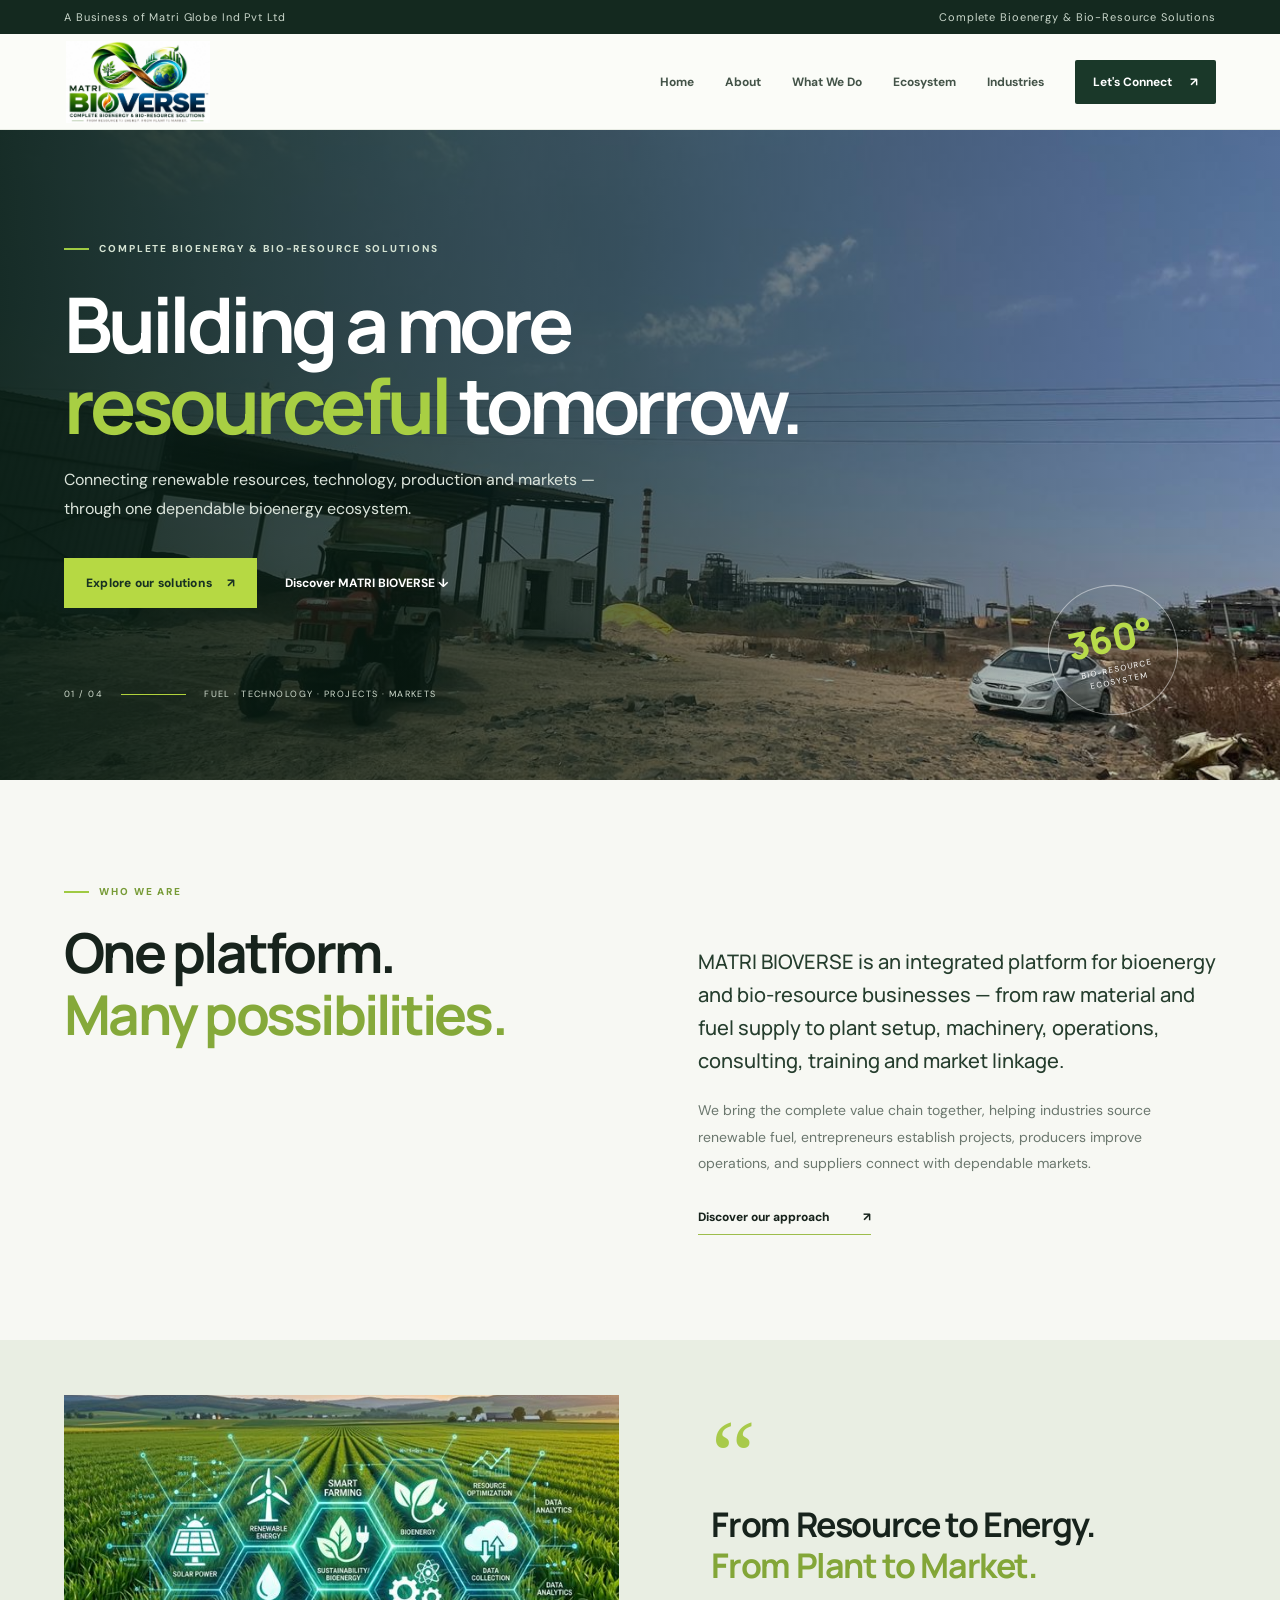
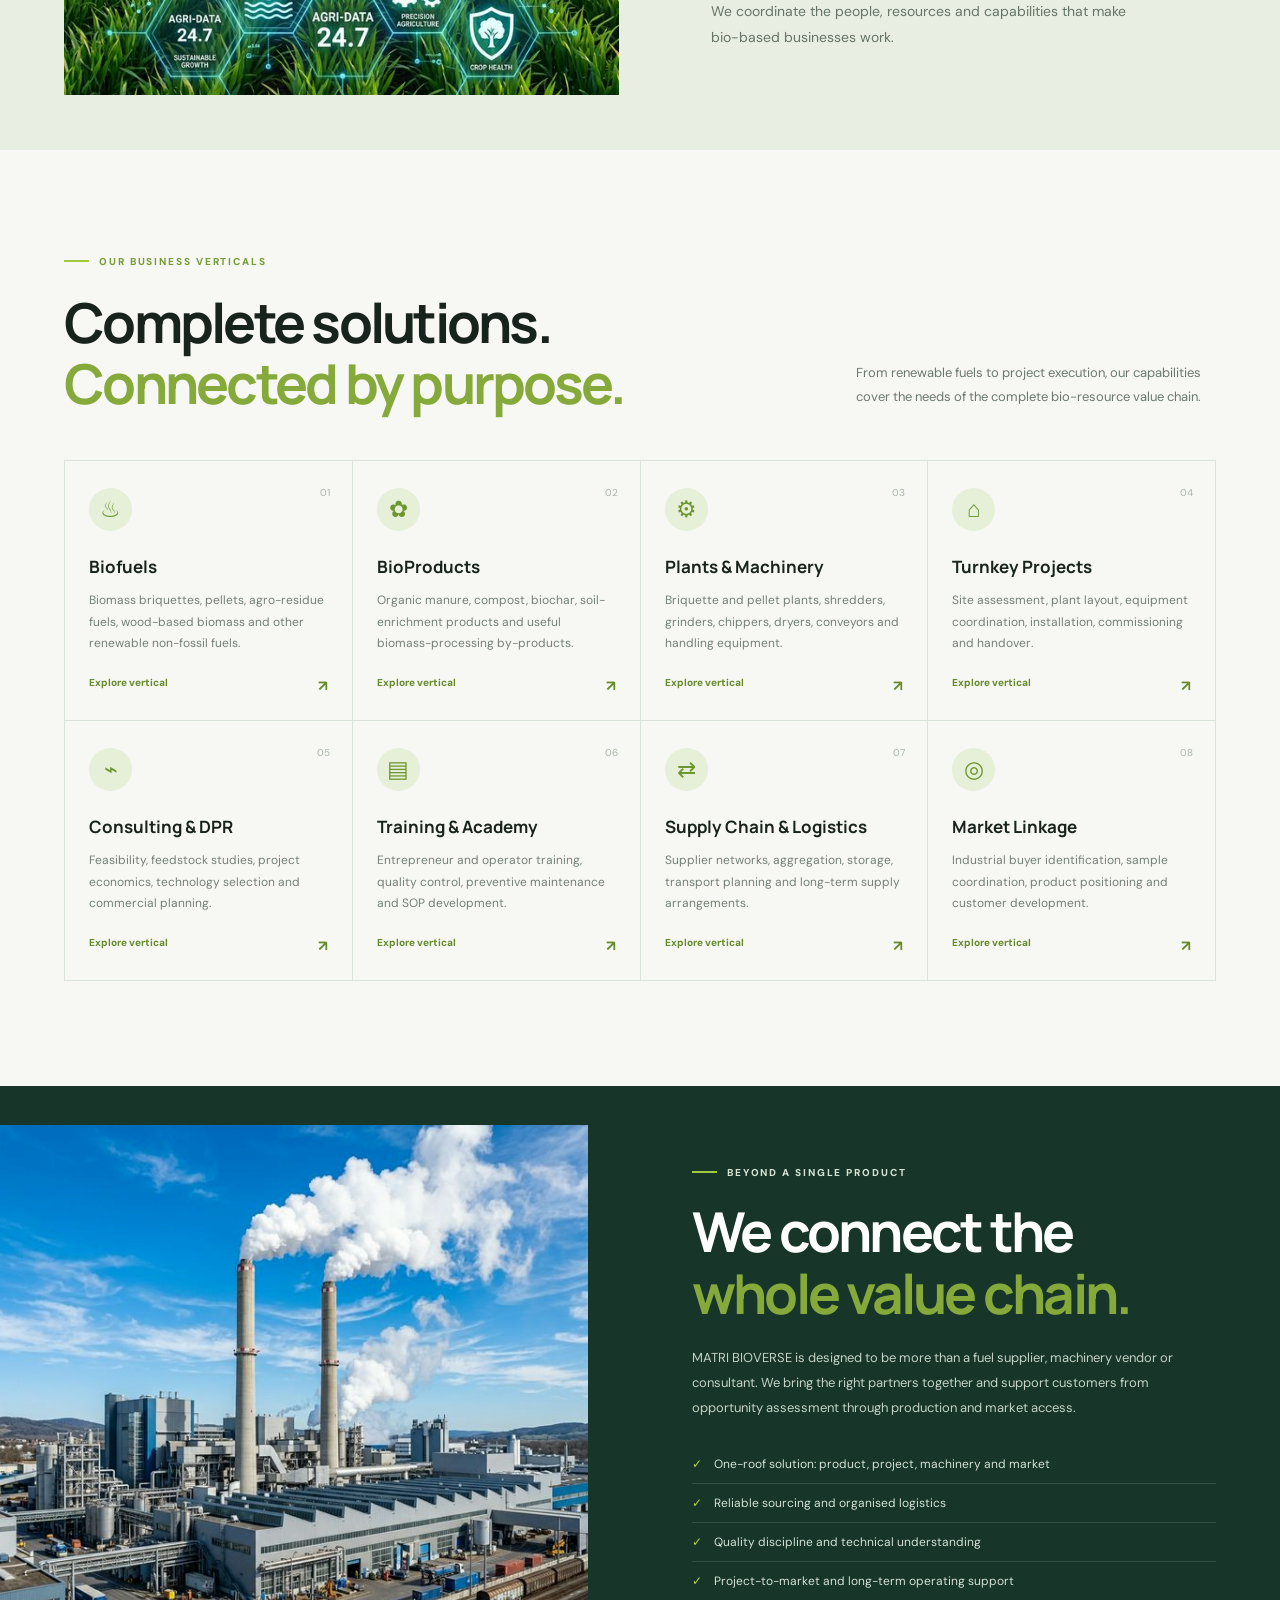
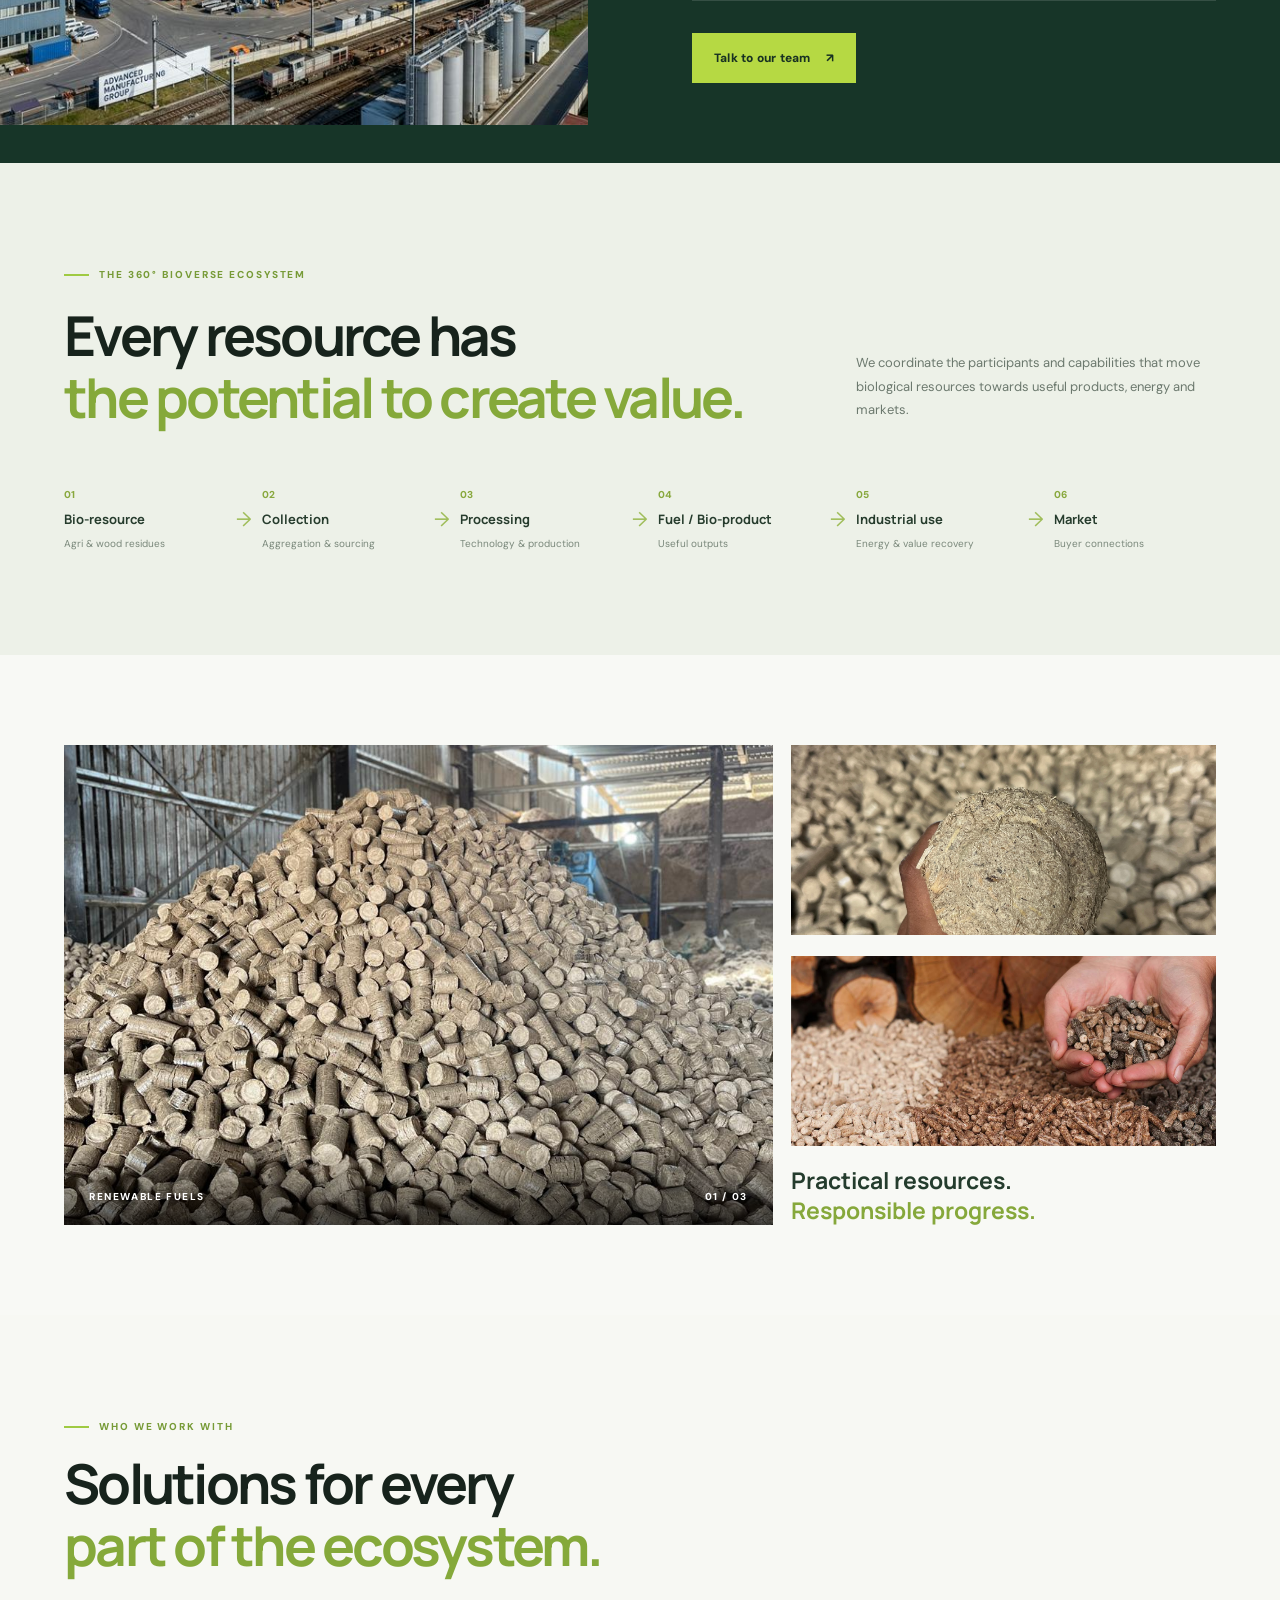
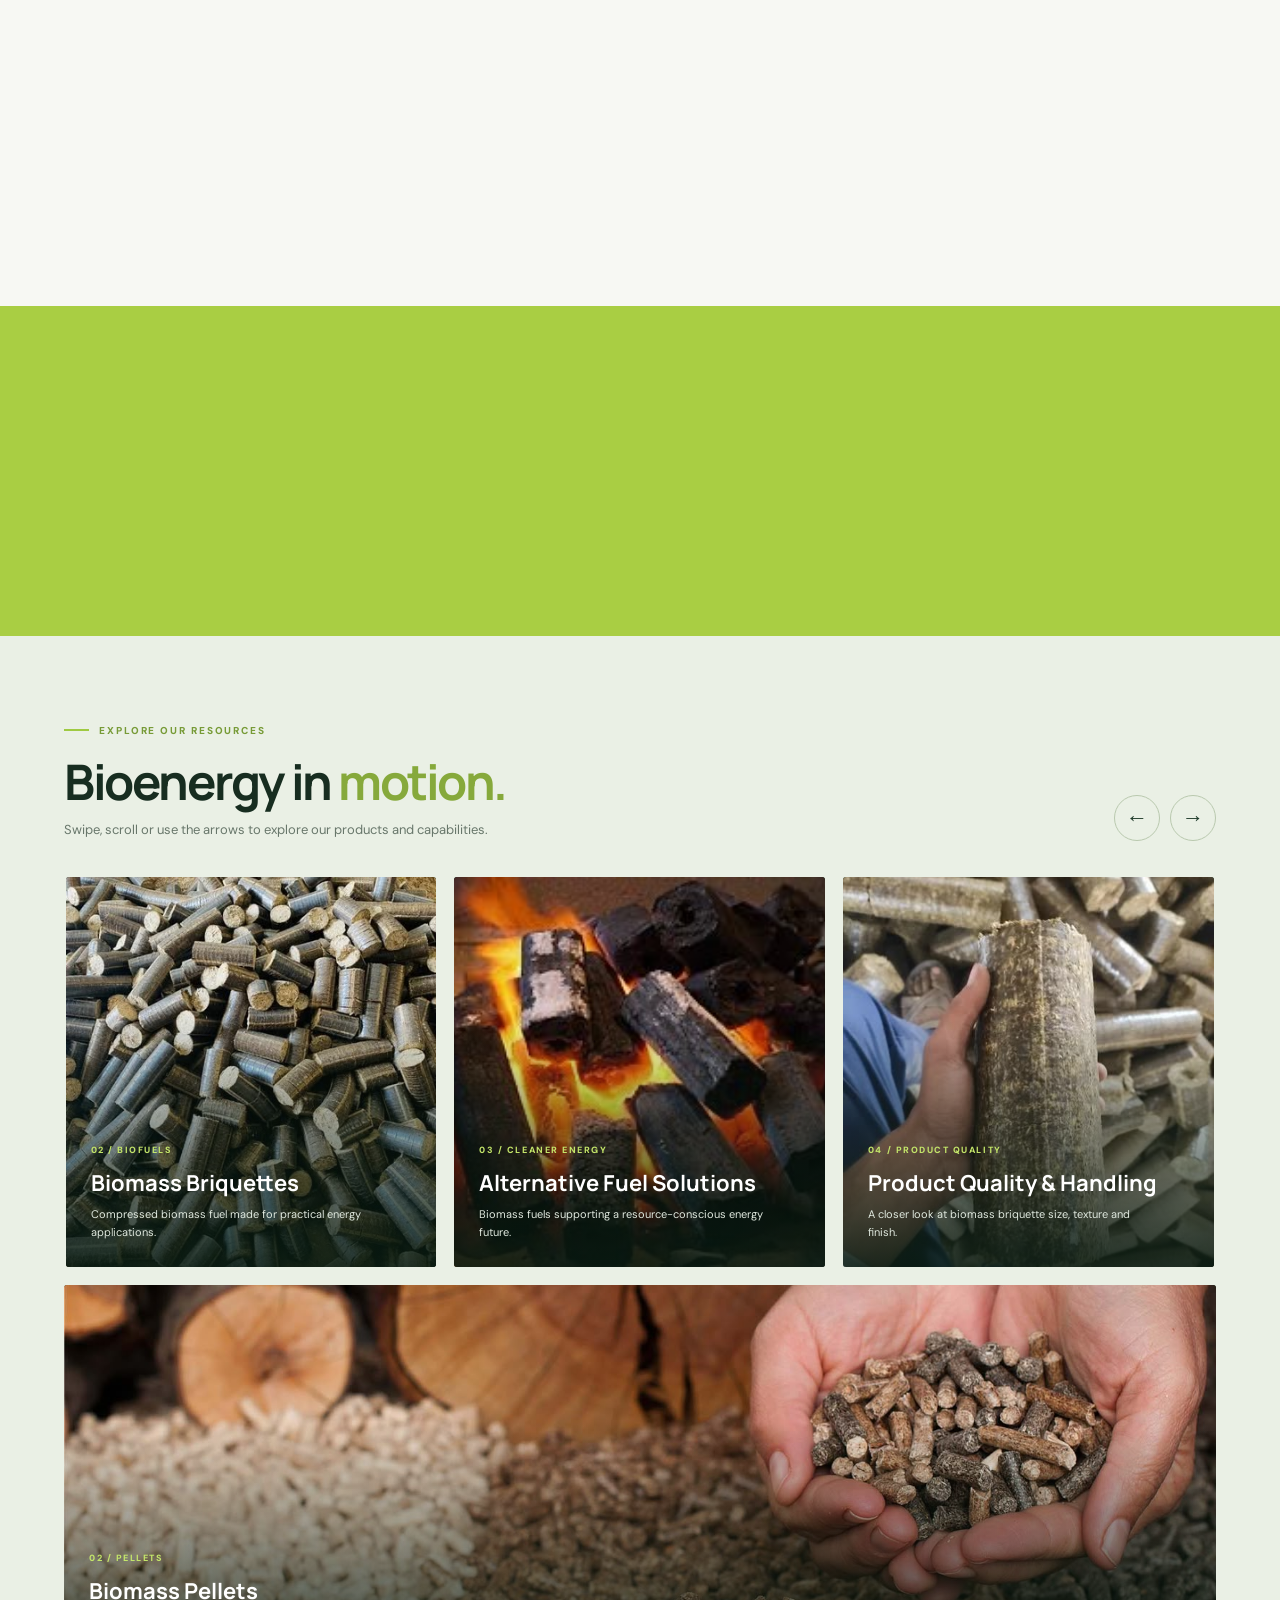
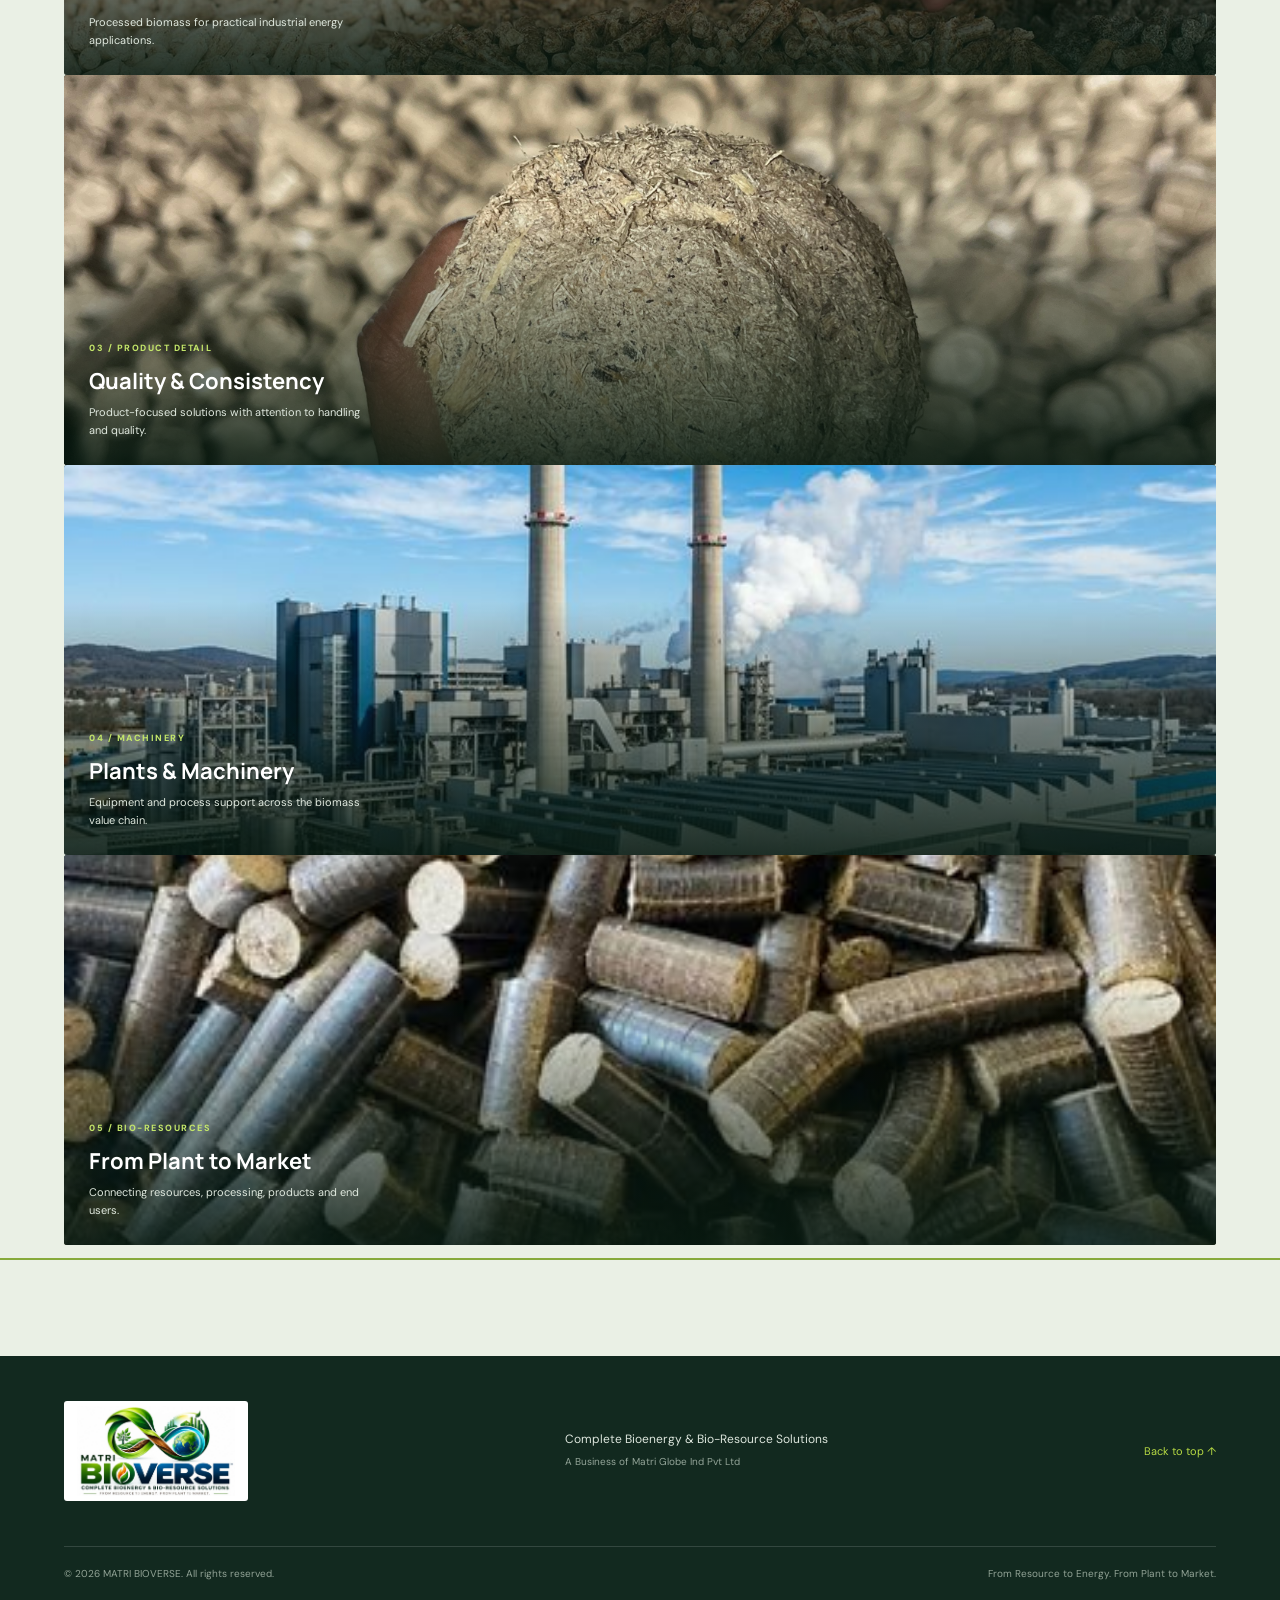
<file: index.html>
<!DOCTYPE html>
<html lang="en">
<head>
<meta charset="UTF-8"><meta name="viewport" content="width=device-width, initial-scale=1.0">
<meta name="description" content="MATRI BIOVERSE — Complete Bioenergy & Bio-Resource Solutions. Renewable fuels, bio-products, machinery, turnkey projects and market linkage.">
<title>MATRI BIOVERSE | Complete Bioenergy & Bio-Resource Solutions</title>
<link rel="preconnect" href="https://fonts.googleapis.com"><link rel="preconnect" href="https://fonts.gstatic.com" crossorigin>
<link href="https://fonts.googleapis.com/css2?family=DM+Sans:wght@400;500;600;700&family=Manrope:wght@400;500;600;700;800&display=swap" rel="stylesheet">
<link rel="stylesheet" href="style.css">
</head>
<body>
<div class="topline"><div class="wrap top-inner"><span>A Business of Matri Globe Ind Pvt Ltd</span><span>Complete Bioenergy & Bio-Resource Solutions</span></div></div>
<header class="header" id="top">
  <div class="wrap nav-wrap">
    <a class="brand" href="#top" aria-label="Matri BioVerse home"><img class="brand-logo" src="assets/matri-bioverse-logo.jpg" alt="MATRI BIOVERSE — Complete Bioenergy and Bio-Resource Solutions"></a>
    <button class="menu-toggle" aria-label="Open navigation" aria-expanded="false">☰</button>
    <nav class="nav"><a href="#top">Home</a><a href="#about">About</a><a href="#verticals">What We Do</a><a href="#ecosystem">Ecosystem</a><a href="#industries">Industries</a><a href="contact.html" class="nav-cta">Let's Connect <span>↗</span></a></nav>
  </div>
</header>
<main>
<section class="hero">
  <div class="hero-image"></div><div class="hero-shade"></div><div class="wrap hero-content">
    <div class="eyebrow light"><i></i> COMPLETE BIOENERGY & BIO-RESOURCE SOLUTIONS</div>
    <h1>Building a more<br><em>resourceful</em> tomorrow.</h1>
    <p>Connecting renewable resources, technology, production and markets — through one dependable bioenergy ecosystem.</p>
    <div class="hero-actions"><a class="btn btn-lime" href="#verticals">Explore our solutions <span>↗</span></a><a class="text-link light-link" href="#about">Discover MATRI BIOVERSE <span>↓</span></a></div>
    <div class="hero-foot"><span>01 / 04</span><span class="hero-line"></span><span>FUEL · TECHNOLOGY · PROJECTS · MARKETS</span></div>
  </div>
  <div class="hero-stamp"><span>360°</span><small>BIO-RESOURCE<br>ECOSYSTEM</small></div>
</section>
<section class="intro section" id="about"><div class="wrap intro-grid">
  <div class="intro-left reveal"><div class="eyebrow"><i></i> WHO WE ARE</div><h2>One platform.<br><em>Many possibilities.</em></h2></div>
  <div class="intro-copy reveal"><p class="lead">MATRI BIOVERSE is an integrated platform for bioenergy and bio-resource businesses — from raw material and fuel supply to plant setup, machinery, operations, consulting, training and market linkage.</p><p>We bring the complete value chain together, helping industries source renewable fuel, entrepreneurs establish projects, producers improve operations, and suppliers connect with dependable markets.</p><a class="arrow-link" href="#ecosystem">Discover our approach <span>↗</span></a></div>
</div></section>
<section class="image-band"><div class="wrap image-band-inner"><div class="image-band-photo reveal"><img src="assets/field.png" alt="Green agricultural field representing renewable resources"></div><div class="image-band-text reveal"><span class="big-quote">“</span><h3>From Resource to Energy.<br><em>From Plant to Market.</em></h3><p>We coordinate the people, resources and capabilities that make bio-based businesses work.</p></div></div></section>
<section class="section verticals" id="verticals"><div class="wrap"><div class="section-head reveal"><div><div class="eyebrow"><i></i> OUR BUSINESS VERTICALS</div><h2>Complete solutions.<br><em>Connected by purpose.</em></h2></div><p>From renewable fuels to project execution, our capabilities cover the needs of the complete bio-resource value chain.</p></div>
<div class="vertical-grid">
  <article class="v-card reveal"><span class="v-num">01</span><div class="v-icon">♨</div><h3>Biofuels</h3><p>Biomass briquettes, pellets, agro-residue fuels, wood-based biomass and other renewable non-fossil fuels.</p><a href="contact.html">Explore vertical <b>↗</b></a></article>
  <article class="v-card reveal"><span class="v-num">02</span><div class="v-icon">✿</div><h3>BioProducts</h3><p>Organic manure, compost, biochar, soil-enrichment products and useful biomass-processing by-products.</p><a href="contact.html">Explore vertical <b>↗</b></a></article>
  <article class="v-card reveal"><span class="v-num">03</span><div class="v-icon">⚙</div><h3>Plants & Machinery</h3><p>Briquette and pellet plants, shredders, grinders, chippers, dryers, conveyors and handling equipment.</p><a href="contact.html">Explore vertical <b>↗</b></a></article>
  <article class="v-card reveal"><span class="v-num">04</span><div class="v-icon">⌂</div><h3>Turnkey Projects</h3><p>Site assessment, plant layout, equipment coordination, installation, commissioning and handover.</p><a href="contact.html">Explore vertical <b>↗</b></a></article>
  <article class="v-card reveal"><span class="v-num">05</span><div class="v-icon">⌁</div><h3>Consulting & DPR</h3><p>Feasibility, feedstock studies, project economics, technology selection and commercial planning.</p><a href="contact.html">Explore vertical <b>↗</b></a></article>
  <article class="v-card reveal"><span class="v-num">06</span><div class="v-icon">▤</div><h3>Training & Academy</h3><p>Entrepreneur and operator training, quality control, preventive maintenance and SOP development.</p><a href="contact.html">Explore vertical <b>↗</b></a></article>
  <article class="v-card reveal"><span class="v-num">07</span><div class="v-icon">⇄</div><h3>Supply Chain & Logistics</h3><p>Supplier networks, aggregation, storage, transport planning and long-term supply arrangements.</p><a href="contact.html">Explore vertical <b>↗</b></a></article>
  <article class="v-card reveal"><span class="v-num">08</span><div class="v-icon">◎</div><h3>Market Linkage</h3><p>Industrial buyer identification, sample coordination, product positioning and customer development.</p><a href="contact.html">Explore vertical <b>↗</b></a></article>
</div></div></section>
<section class="feature section"><div class="wrap feature-grid"><div class="feature-photo reveal"><img src="assets/factory.png" alt="Industrial facility"></div><div class="feature-copy reveal"><div class="eyebrow light"><i></i> BEYOND A SINGLE PRODUCT</div><h2>We connect the<br><em>whole value chain.</em></h2><p>MATRI BIOVERSE is designed to be more than a fuel supplier, machinery vendor or consultant. We bring the right partners together and support customers from opportunity assessment through production and market access.</p><ul class="check-list"><li>One-roof solution: product, project, machinery and market</li><li>Reliable sourcing and organised logistics</li><li>Quality discipline and technical understanding</li><li>Project-to-market and long-term operating support</li></ul><a class="btn btn-lime" href="contact.html">Talk to our team <span>↗</span></a></div></div></section>
<section class="section ecosystem" id="ecosystem"><div class="wrap"><div class="section-head reveal"><div><div class="eyebrow"><i></i> THE 360° BIOVERSE ECOSYSTEM</div><h2>Every resource has<br><em>the potential to create value.</em></h2></div><p>We coordinate the participants and capabilities that move biological resources towards useful products, energy and markets.</p></div>
<div class="process reveal"><div class="process-step"><span>01</span><b>Bio-resource</b><small>Agri & wood residues</small></div><i>→</i><div class="process-step"><span>02</span><b>Collection</b><small>Aggregation & sourcing</small></div><i>→</i><div class="process-step"><span>03</span><b>Processing</b><small>Technology & production</small></div><i>→</i><div class="process-step"><span>04</span><b>Fuel / Bio-product</b><small>Useful outputs</small></div><i>→</i><div class="process-step"><span>05</span><b>Industrial use</b><small>Energy & value recovery</small></div><i>→</i><div class="process-step"><span>06</span><b>Market</b><small>Buyer connections</small></div></div>
</div></section>
<section class="photo-showcase"><div class="wrap showcase-grid"><div class="showcase-main reveal"><img src="assets/briquettes.jpg" alt="Biomass briquettes in a production facility"><div class="photo-caption">RENEWABLE FUELS <span>01 / 03</span></div></div><div class="showcase-side"><div class="showcase-small reveal"><img src="assets/briquette-detail.jpg" alt="Biomass briquette product detail"></div><div class="showcase-small reveal"><img src="assets/handpill.jpeg" alt="Packed biomass products"></div><p class="showcase-note">Practical resources.<br><em>Responsible progress.</em></p></div></div></section>
<section class="section industries" id="industries"><div class="wrap"><div class="eyebrow"><i></i> WHO WE WORK WITH</div><h2>Solutions for every<br><em>part of the ecosystem.</em></h2><div class="industry-grid">
<div class="industry reveal"><span>01</span><h3>Industrial Consumers</h3><p>Renewable fuel suitability, sourcing, supply planning, quality specifications and consumption support.</p></div>
<div class="industry reveal"><span>02</span><h3>Entrepreneurs & Investors</h3><p>Concept-to-market support: opportunity, feasibility, machinery, installation, training and buyer linkage.</p></div>
<div class="industry reveal"><span>03</span><h3>Existing Producers</h3><p>Feedstock sourcing, production improvement, machinery upgrades, cost optimisation and customer development.</p></div>
<div class="industry reveal"><span>04</span><h3>Farmers, FPOs & Suppliers</h3><p>Residue monetisation, aggregation, processor linkage, quality guidance and purchase arrangements.</p></div>
</div></div></section>
<section class="cta-section" id="contact"><div class="wrap cta-inner reveal"><div><div class="eyebrow light"><i></i> LET'S BUILD SOMETHING MEANINGFUL</div><h2>Have a bioenergy<br><em>opportunity in mind?</em></h2><p>Talk to MATRI BIOVERSE about fuels, projects, machinery, sourcing or market linkage.</p></div><a class="btn btn-dark" href="#about">Start a conversation <span>↗</span></a></div></section>
</main>

<section class="resource-slider-section" id="resource-slider">
  <div class="wrap">
    <div class="resource-slider-heading">
      <div>
        <div class="eyebrow"><i></i> EXPLORE OUR RESOURCES</div>
        <h2>Bioenergy in <em>motion.</em></h2>
        <p>Swipe, scroll or use the arrows to explore our products and capabilities.</p>
      </div>
      <div class="resource-slider-controls">
        <button class="resource-arrow resource-prev" type="button" aria-label="Previous slides">←</button>
        <button class="resource-arrow resource-next" type="button" aria-label="Next slides">→</button>
      </div>
    </div>
    <div class="resource-slider-track" id="resourceSliderTrack" tabindex="0" aria-label="Scrollable bioenergy resources">
      <article class="resource-slide">
        <img src="assets/user-factory.jpg" alt="Biomass briquette manufacturing plant">
        <div class="resource-slide-copy"><span>01 / PRODUCTION</span><h3>Biomass Manufacturing Plant</h3><p>Industrial production facilities for biomass fuel solutions.</p></div>
      </article>
      <article class="resource-slide">
        <img src="assets/user-pellets-closeup.jpg" alt="Close-up of biomass briquettes">
        <div class="resource-slide-copy"><span>02 / BIOFUELS</span><h3>Biomass Briquettes</h3><p>Compressed biomass fuel made for practical energy applications.</p></div>
      </article>
      <article class="resource-slide">
        <img src="assets/user-biofuel-fire.jpg" alt="Biomass fuel burning in a fire">
        <div class="resource-slide-copy"><span>03 / CLEANER ENERGY</span><h3>Alternative Fuel Solutions</h3><p>Biomass fuels supporting a resource-conscious energy future.</p></div>
      </article>
      <article class="resource-slide">
        <img src="assets/user-pellet-hand.jpg" alt="Biomass briquette held in hand">
        <div class="resource-slide-copy"><span>04 / PRODUCT QUALITY</span><h3>Product Quality &amp; Handling</h3><p>A closer look at biomass briquette size, texture and finish.</p></div>
      </article>
</div>
      </article>
      <article class="resource-slide">
        <img src="assets/handpill.jpeg" alt="Biomass pellets and products held in hands">
        <div class="resource-slide-copy"><span>02 / PELLETS</span><h3>Biomass Pellets</h3><p>Processed biomass for practical industrial energy applications.</p></div>
      </article>
      <article class="resource-slide">
        <img src="assets/briquette-detail.jpg" alt="Close-up of biomass briquette">
        <div class="resource-slide-copy"><span>03 / PRODUCT DETAIL</span><h3>Quality & Consistency</h3><p>Product-focused solutions with attention to handling and quality.</p></div>
      </article>
      <article class="resource-slide">
        <img src="assets/factory.png" alt="Bioenergy industrial facility">
        <div class="resource-slide-copy"><span>04 / MACHINERY</span><h3>Plants & Machinery</h3><p>Equipment and process support across the biomass value chain.</p></div>
      </article>
      <article class="resource-slide">
        <img src="assets/user-pellets-closeup.jpg" alt="Agricultural field and bio-resources">
        <div class="resource-slide-copy"><span>05 / BIO-RESOURCES</span><h3>From Plant to Market</h3><p>Connecting resources, processing, products and end users.</p></div>
      </article>
    </div>
    <div class="resource-slider-progress"><span id="resourceSliderProgress"></span></div>
  </div>
</section>

<footer class="footer"><div class="wrap footer-top"><a class="brand brand-footer" href="#top"><img class="brand-logo" src="assets/matri-bioverse-logo.jpg" alt="MATRI BIOVERSE logo"></a><p>Complete Bioenergy & Bio-Resource Solutions<br><small>A Business of Matri Globe Ind Pvt Ltd</small></p><a class="back-top" href="#top">Back to top ↑</a></div><div class="wrap footer-bottom"><span>© <span id="year"></span> MATRI BIOVERSE. All rights reserved.</span><span>From Resource to Energy. From Plant to Market.</span></div></footer>
<script src="script.js"></script>
</body></html>
</file>
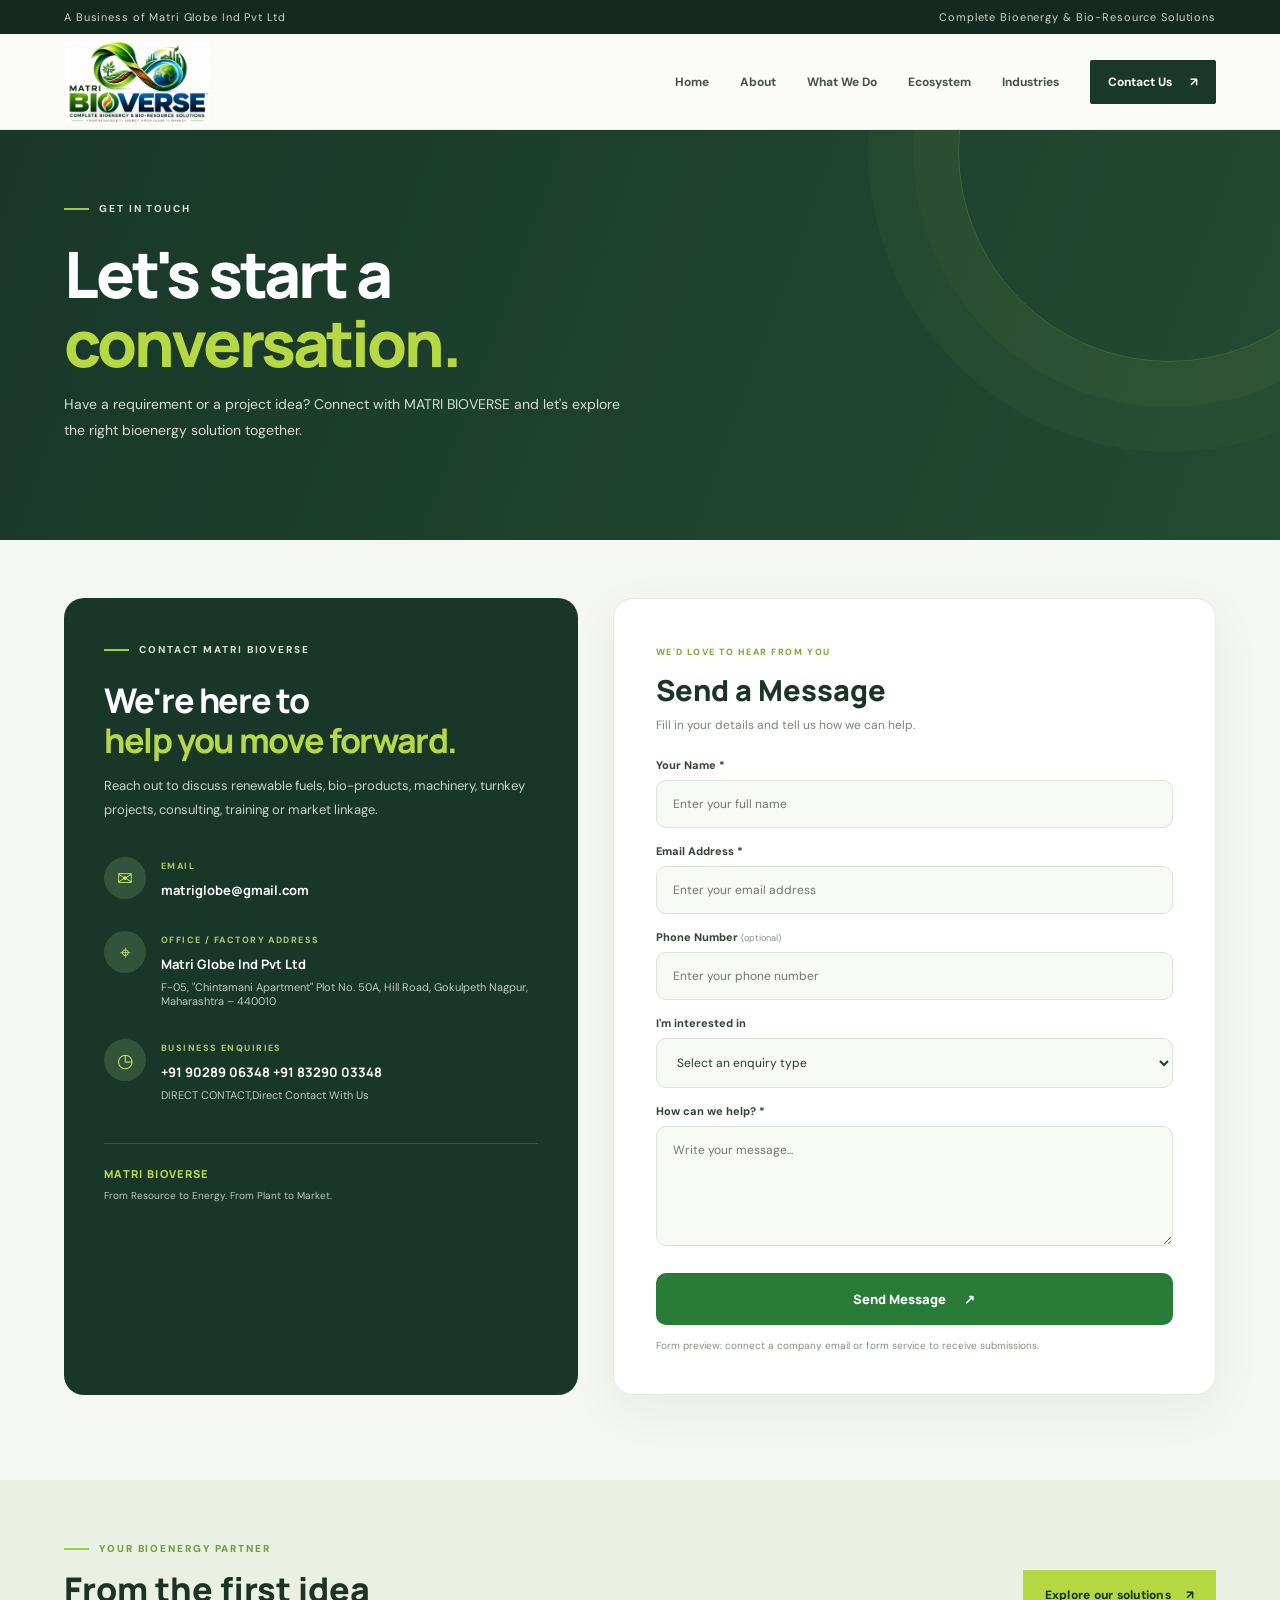
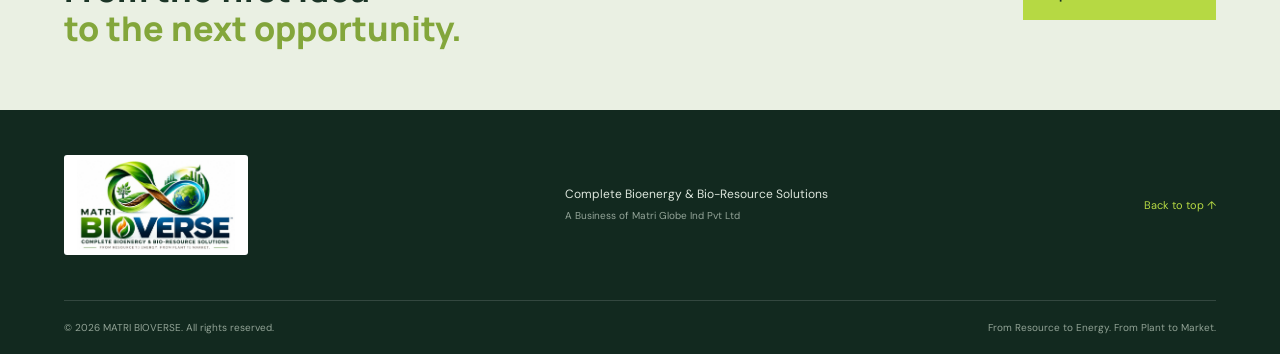
<file: contact.html>
<!doctype html>
<html lang="en"><head><meta charset="utf-8"><meta name="viewport" content="width=device-width,initial-scale=1">
<title>Contact Us | MATRI BIOVERSE</title>
<link rel="preconnect" href="https://fonts.googleapis.com"><link rel="preconnect" href="https://fonts.gstatic.com" crossorigin>
<link href="https://fonts.googleapis.com/css2?family=DM+Sans:wght@400;500;600;700&family=Manrope:wght@400;500;600;700;800&display=swap" rel="stylesheet">
<link rel="stylesheet" href="style.css"><link rel="stylesheet" href="contact.css"></head>
<body class="contact-page">
<div class="topline"><div class="wrap top-inner"><span>A Business of Matri Globe Ind Pvt Ltd</span><span>Complete Bioenergy &amp; Bio-Resource Solutions</span></div></div>
<header class="header"><div class="wrap nav-wrap"><a class="brand" href="index.html"><img class="brand-logo" src="assets/matri-bioverse-logo.jpg" alt="MATRI BIOVERSE logo"></a>
<button class="menu-toggle" aria-label="Open navigation" aria-expanded="false">☰</button>
<nav class="nav"><a href="index.html">Home</a><a href="index.html#about">About</a><a href="index.html#verticals">What We Do</a><a href="index.html#ecosystem">Ecosystem</a><a href="index.html#industries">Industries</a><a href="contact.html" class="nav-cta">Contact Us <span>↗</span></a></nav></div></header>
<main>
<section class="contact-hero"><div class="wrap"><div class="eyebrow light"><i></i> GET IN TOUCH</div><h1>Let's start a<br><em>conversation.</em></h1><p>Have a requirement or a project idea? Connect with MATRI BIOVERSE and let's explore the right bioenergy solution together.</p></div></section>
<section class="contact-main"><div class="wrap contact-layout">
<div class="contact-info"><div class="eyebrow light"><i></i> CONTACT MATRI BIOVERSE</div><h2>We're here to<br><em>help you move forward.</em></h2><p class="contact-intro">Reach out to discuss renewable fuels, bio-products, machinery, turnkey projects, consulting, training or market linkage.</p>
<div class="contact-detail"><span class="detail-icon">✉</span><div><small>EMAIL</small><b>matriglobe@gmail.com</b><p></p></div></div>
<div class="contact-detail"><span class="detail-icon">⌖</span><div><small>OFFICE / FACTORY ADDRESS</small><b>Matri Globe Ind Pvt Ltd</b><p>F-05, "Chintamani Apartment" Plot No. 50A, Hill Road, Gokulpeth Nagpur, Maharashtra – 440010</p></div></div>
<div class="contact-detail"><span class="detail-icon">◷</span><div><small>BUSINESS ENQUIRIES</small><b>+91 90289 06348 +91 83290 03348</b><p>DIRECT CONTACT,Direct Contact With Us</p></div></div>
<div class="contact-note">MATRI BIOVERSE <span>From Resource to Energy. From Plant to Market.</span></div></div>
<div class="contact-form-card"><span class="form-kicker">WE'D LOVE TO HEAR FROM YOU</span><h2>Send a Message</h2><p class="form-sub">Fill in your details and tell us how we can help.</p>
<form id="contactForm"><label for="name">Your Name *</label><input id="name" name="name" required placeholder="Enter your full name">
<label for="email">Email Address *</label><input id="email" name="email" type="email" required placeholder="Enter your email address">
<label for="phone">Phone Number <small>(optional)</small></label><input id="phone" name="phone" type="tel" placeholder="Enter your phone number">
<label for="interest">I'm interested in</label><select id="interest" name="interest"><option value="">Select an enquiry type</option><option>Biomass Briquettes &amp; Pellets</option><option>Bio-products &amp; Organic Solutions</option><option>Plants &amp; Machinery</option><option>Turnkey Projects</option><option>Consulting &amp; DPR</option><option>Training &amp; Academy</option><option>Supply Chain &amp; Market Linkage</option><option>Other Enquiry</option></select>
<label for="message">How can we help? *</label><textarea id="message" name="message" rows="5" required placeholder="Write your message..."></textarea>
<button class="send-btn" type="submit">Send Message <span>↗</span></button><p id="formStatus" class="form-status" role="status">Form preview: connect a company email or form service to receive submissions.</p></form></div></div></section>
<section class="contact-bottom"><div class="wrap"><div><span class="eyebrow"><i></i> YOUR BIOENERGY PARTNER</span><h2>From the first idea<br><em>to the next opportunity.</em></h2></div><a href="index.html#verticals" class="btn btn-lime">Explore our solutions <span>↗</span></a></div></section>
</main>
<footer class="footer"><div class="wrap footer-top"><a class="brand brand-footer" href="index.html"><img class="brand-logo" src="assets/matri-bioverse-logo.jpg" alt="MATRI BIOVERSE logo"></a><p>Complete Bioenergy &amp; Bio-Resource Solutions<br><small>A Business of Matri Globe Ind Pvt Ltd</small></p><a class="back-top" href="#">Back to top ↑</a></div><div class="wrap footer-bottom"><span>© <span id="year"></span> MATRI BIOVERSE. All rights reserved.</span><span>From Resource to Energy. From Plant to Market.</span></div></footer>
<script src="script.js"></script><script src="contact.js"></script></body></html>
</file>
<file: style.css>
*{box-sizing:border-box}html{scroll-behavior:smooth}body{margin:0;font-family:"DM Sans",sans-serif;color:#17231c;background:#f7f8f3}img{display:block;width:100%;height:100%;object-fit:cover}a{text-decoration:none;color:inherit}.wrap{width:min(1160px,90%);margin:auto}.topline{background:#14291f;color:#cbd8cc;font-size:11px;letter-spacing:.08em}.top-inner{height:34px;display:flex;align-items:center;justify-content:space-between}.header{height:84px;background:#fbfcf8;position:sticky;top:0;z-index:20;border-bottom:1px solid #e8ece4}.nav-wrap{height:100%;display:flex;align-items:center;justify-content:space-between}.brand{display:flex;align-items:center;gap:11px}.brand-mark{width:42px;height:42px;border-radius:50%;background:#b5d943;color:#183122;display:grid;place-items:center;font:800 23px Manrope;position:relative}.brand-mark span{font-size:12px;position:absolute;right:5px;top:3px}.brand-name{font:800 16px Manrope;letter-spacing:.04em;color:#173126}.brand-name b{color:#78a52a}.brand-name small{display:block;font:600 8px "DM Sans";letter-spacing:.18em;margin-top:3px;color:#829184}.nav{display:flex;align-items:center;gap:31px;font-size:12px;font-weight:700;color:#435348}.nav a{transition:color .25s}.nav a:hover{color:#80a82f}.nav-cta{background:#1a3829;color:#fff!important;padding:14px 18px;border-radius:2px}.nav-cta span,.btn span{margin-left:15px}.menu-toggle{display:none;background:none;border:0;font-size:25px;color:#1a3829}.hero{height:650px;position:relative;color:white;overflow:hidden;background:#183426}.hero-image{position:absolute;inset:0;background:url("assets/facility.jpg") center 48%/cover;transform:scale(1.04);animation:heroZoom 13s ease-in-out infinite alternate}.hero-shade{position:absolute;inset:0;background:linear-gradient(90deg,rgba(9,30,20,.91),rgba(9,30,20,.63) 48%,rgba(9,30,20,.12))}.hero-content{position:relative;padding-top:112px;z-index:1}.eyebrow{display:flex;align-items:center;gap:10px;color:#779b37;font-size:10px;font-weight:800;letter-spacing:.19em}.eyebrow i{width:25px;height:2px;background:#9fca42;display:inline-block}.eyebrow.light{color:#d5e3d3}.hero h1{font:700 clamp(48px,6vw,78px)/1.06 Manrope;margin:28px 0 20px;letter-spacing:-.055em}.hero h1 em,h2 em,h3 em{font-style:normal;color:#a8cf43}.hero-content>p{font-size:16px;line-height:1.8;color:#dce5dc;max-width:550px}.hero-actions{display:flex;align-items:center;gap:28px;margin-top:35px}.btn{display:inline-flex;align-items:center;padding:17px 22px;font-size:12px;font-weight:800;letter-spacing:.02em;transition:transform .25s,background .25s}.btn:hover{transform:translateY(-4px)}.btn-lime{background:#b6d943;color:#183122}.text-link{font-size:12px;font-weight:700}.light-link{color:white}.hero-foot{display:flex;align-items:center;gap:18px;margin-top:80px;color:#d1ddcf;font-size:9px;letter-spacing:.16em}.hero-line{height:1px;width:65px;background:#b2d33c}.hero-stamp{position:absolute;right:8%;bottom:65px;width:130px;height:130px;border:1px solid rgba(255,255,255,.45);border-radius:50%;display:flex;flex-direction:column;align-items:center;justify-content:center;transform:rotate(-12deg)}.hero-stamp span{font:800 37px Manrope;color:#b8db4a}.hero-stamp small{text-align:center;font-size:8px;line-height:1.5;letter-spacing:.15em}.section{padding:105px 0}.intro-grid{display:grid;grid-template-columns:1fr 1fr;gap:10%;align-items:start}.intro h2,.section h2,.feature h2,.cta-section h2{font:700 clamp(36px,4.3vw,55px)/1.12 Manrope;letter-spacing:-.05em;margin:24px 0}.intro h2 em,.section h2 em,.industries h2 em{color:#85a93a}.intro-copy{padding-top:40px}.lead{font:500 20px/1.65 Manrope;color:#253d2d}.intro-copy p:not(.lead){font-size:14px;line-height:1.9;color:#6b776e}.arrow-link{display:inline-block;margin-top:18px;font-size:12px;font-weight:800;border-bottom:1px solid #9dbd4b;padding-bottom:9px}.arrow-link span{margin-left:30px}.image-band{background:#e9eee3;padding:55px 0}.image-band-inner{display:grid;grid-template-columns:1.1fr 1fr;gap:8%;align-items:center}.image-band-photo{height:300px;overflow:hidden}.image-band-photo img{transition:transform .8s}.image-band-photo:hover img{transform:scale(1.06)}.image-band-text{position:relative}.big-quote{font:100px Georgia;color:#a8ca4a;line-height:.6}.image-band-text h3{font:700 34px/1.2 Manrope;letter-spacing:-.04em;margin:10px 0}.image-band-text h3 em{color:#83a638}.image-band-text p{color:#657467;font-size:14px;line-height:1.8;max-width:420px}.section-head{display:flex;justify-content:space-between;align-items:end;gap:40px;margin-bottom:45px}.section-head h2{margin-bottom:0}.section-head>p{max-width:360px;color:#6c796e;font-size:13px;line-height:1.8;margin:0 0 7px}.verticals{background:#f7f8f3}.vertical-grid{display:grid;grid-template-columns:repeat(4,1fr);border-top:1px solid #dce3d8;border-left:1px solid #dce3d8}.v-card{min-height:260px;padding:27px 24px 22px;border-right:1px solid #dce3d8;border-bottom:1px solid #dce3d8;position:relative;transition:background .3s,transform .3s}.v-card:hover{background:#eef3e6;transform:translateY(-5px)}.v-num{position:absolute;right:22px;top:25px;color:#aab5a7;font-size:10px}.v-icon{width:43px;height:43px;border-radius:50%;background:#e6efd7;color:#6d9630;display:grid;place-items:center;font-size:23px;margin-bottom:24px}.v-card h3{font:700 17px Manrope;margin:0 0 12px}.v-card p{font-size:12px;line-height:1.8;color:#748076;min-height:66px}.v-card a{display:block;font-size:10px;font-weight:800;color:#668b2d;margin-top:20px}.v-card a b{float:right;font-size:15px}.feature{background:#173528;color:#fff;padding:0}.feature-grid{display:grid;grid-template-columns:1fr 1fr;gap:9%;align-items:center}.feature-photo{height:600px;margin-left:calc((100vw - min(1160px,90vw))/ -2);overflow:hidden}.feature-photo img{transition:transform 1s}.feature-photo:hover img{transform:scale(1.04)}.feature-copy{padding:80px 0}.feature h2{margin:22px 0}.feature-copy>p{font-size:13px;line-height:1.9;color:#c4d2c6}.check-list{padding:0;list-style:none;margin:25px 0 32px}.check-list li{font-size:12px;color:#d5e1d6;padding:11px 0;border-bottom:1px solid rgba(255,255,255,.13)}.check-list li:before{content:"✓";color:#b6d943;margin-right:12px}.ecosystem{background:#edf1e8}.process{display:flex;align-items:center;justify-content:space-between;gap:10px;margin-top:60px}.process-step{flex:1;min-width:0;display:flex;flex-direction:column;gap:9px}.process-step span{font-size:10px;color:#88a83d;font-weight:800}.process-step b{font:700 13px Manrope;color:#263c2d}.process-step small{font-size:10px;color:#7a887b}.process>i{font-style:normal;color:#9fbd59;font-size:20px}.photo-showcase{padding:90px 0;background:#f8f9f5}.showcase-grid{display:grid;grid-template-columns:1.25fr .75fr;gap:18px}.showcase-main{height:480px;position:relative;overflow:hidden}.showcase-main img,.showcase-small img{transition:transform .8s}.showcase-main:hover img,.showcase-small:hover img{transform:scale(1.05)}.photo-caption{position:absolute;bottom:0;left:0;right:0;background:linear-gradient(transparent,rgba(0,0,0,.7));padding:45px 25px 22px;color:#fff;font-size:10px;font-weight:800;letter-spacing:.16em}.photo-caption span{float:right}.showcase-side{display:grid;grid-template-rows:1fr 1fr auto;gap:16px}.showcase-small{height:190px;overflow:hidden}.showcase-note{font:700 23px/1.3 Manrope;margin:0;color:#243c2d}.showcase-note em{color:#86a83b;font-style:normal}.industries h2{margin:20px 0 48px}.industry-grid{display:grid;grid-template-columns:repeat(4,1fr);gap:35px}.industry{border-top:2px solid #a9c94a;padding-top:20px}.industry span{font-size:10px;color:#91a28e}.industry h3{font:700 17px Manrope;margin:22px 0 12px}.industry p{font-size:12px;line-height:1.8;color:#748076}.cta-section{background:#a9ce43;padding:75px 0}.cta-inner{display:flex;justify-content:space-between;align-items:center;gap:35px}.cta-section .eyebrow{color:#304c28}.cta-section h2{font-size:47px;margin:18px 0 10px}.cta-section h2 em{color:#fff}.cta-section p{font-size:13px;color:#3d5735}.btn-dark{background:#173528;color:#fff;white-space:nowrap}.footer{background:#12291f;color:#dce5dc}.footer-top{display:flex;align-items:center;justify-content:space-between;padding:45px 0;border-bottom:1px solid rgba(255,255,255,.14)}.brand-footer .brand-mark{background:#b6d943}.brand-footer .brand-name{color:#fff}.brand-footer .brand-name b{color:#b6d943}.brand-footer .brand-name small{color:#9bad9e}.footer-top>p{font-size:12px;line-height:1.8;color:#dce5dc}.footer-top>p small{color:#94a599}.back-top{font-size:11px;color:#b6d943}.footer-bottom{display:flex;justify-content:space-between;padding:20px 0;font-size:10px;color:#92a396}.reveal{opacity:0;transform:translateY(28px);transition:opacity .75s ease,transform .75s ease}.reveal.visible{opacity:1;transform:translateY(0)}@keyframes heroZoom{from{transform:scale(1.04)}to{transform:scale(1.13)}}@media(max-width:900px){.nav{gap:15px}.nav a{font-size:11px}.vertical-grid{grid-template-columns:repeat(2,1fr)}.process{flex-wrap:wrap}.process-step{flex:0 0 28%}.process>i{display:none}.industry-grid{grid-template-columns:repeat(2,1fr)}.feature-photo{margin-left:0;height:500px}.feature-grid{gap:5%}}@media(max-width:680px){.top-inner{justify-content:center}.top-inner span:last-child{display:none}.header{height:72px}.menu-toggle{display:block}.nav{display:none;position:absolute;top:72px;left:0;right:0;background:#fbfcf8;padding:20px 5%;flex-direction:column;align-items:stretch;gap:0;border-top:1px solid #e7ece4;box-shadow:0 12px 20px #14291f12}.nav.open{display:flex}.nav a{padding:13px 0}.nav .nav-cta{padding:14px;margin-top:8px;text-align:center}.hero{height:650px}.hero-content{padding-top:95px}.hero h1{font-size:48px}.hero-content>p{font-size:14px}.hero-actions{align-items:flex-start;flex-direction:column;gap:20px}.hero-foot{margin-top:55px;font-size:8px}.hero-stamp{width:95px;height:95px;right:5%;bottom:25px}.hero-stamp span{font-size:28px}.section{padding:75px 0}.intro-grid,.image-band-inner,.feature-grid,.showcase-grid{grid-template-columns:1fr;gap:28px}.intro-copy{padding-top:0}.image-band-photo{height:230px}.section-head{display:block}.section-head>p{margin-top:22px}.vertical-grid{grid-template-columns:1fr 1fr}.v-card{padding:20px 15px;min-height:270px}.v-card h3{font-size:15px}.v-card p{font-size:11px}.feature-photo{height:300px}.feature-copy{padding:5px 0 70px}.process{margin-top:35px;gap:25px}.process-step{flex:0 0 44%}.showcase-main{height:300px}.showcase-side{grid-template-columns:1fr 1fr;grid-template-rows:140px auto;gap:12px}.showcase-small{height:140px}.showcase-note{grid-column:1/-1;font-size:20px}.industry-grid{gap:24px;grid-template-columns:1fr 1fr}.industry h3{font-size:15px}.cta-inner{display:block}.cta-section h2{font-size:38px}.cta-inner .btn{margin-top:22px}.footer-top{align-items:flex-start;gap:20px;flex-wrap:wrap}.footer-top>p{order:3;width:100%}.footer-bottom{gap:12px;flex-direction:column}.hero-stamp{display:none}}@media(prefers-reduced-motion:reduce){html{scroll-behavior:auto}*,*:before,*:after{animation-duration:.01ms!important;transition-duration:.01ms!important}.reveal{opacity:1;transform:none}}
/* Official MATRI BIOVERSE brand artwork */
.brand-logo{display:block;width:148px;height:auto;max-height:82px;object-fit:contain}.header{height:96px}.nav-wrap{min-height:96px}.brand-footer{background:#fff;padding:5px 8px;border-radius:3px}.brand-footer .brand-logo{width:168px;max-height:90px}@media(max-width:680px){.header{height:78px}.nav-wrap{min-height:78px}.brand-logo{width:122px;max-height:68px}.nav{top:78px}}


/* Horizontal resource slider inspired by the reference site's sliding gallery */
.resource-slider-section{padding:88px 0 96px;background:#eaf0e5;overflow:hidden}
.resource-slider-heading{display:flex;align-items:end;justify-content:space-between;gap:30px;margin-bottom:34px}
.resource-slider-heading h2{font:700 clamp(34px,4vw,49px)/1.1 Manrope;letter-spacing:-.05em;margin:18px 0 10px;color:#172d20}
.resource-slider-heading h2 em{font-style:normal;color:#86a93b}
.resource-slider-heading p{font-size:13px;line-height:1.7;color:#68776b;margin:0}
.resource-slider-controls{display:flex;gap:10px;flex-shrink:0}
.resource-arrow{width:46px;height:46px;border:1px solid #b9c9ae;border-radius:50%;background:transparent;color:#203c2b;font-size:22px;cursor:pointer;transition:background .2s,color .2s,transform .2s}
.resource-arrow:hover{background:#1b3929;color:#fff;transform:translateY(-2px)}
.resource-slider-track{display:flex;gap:18px;overflow-x:auto;overscroll-behavior-x:contain;scroll-snap-type:x mandatory;scroll-behavior:smooth;padding:2px 2px 18px;scrollbar-width:none;cursor:grab}
.resource-slider-track::-webkit-scrollbar{display:none}
.resource-slider-track:active{cursor:grabbing}
.resource-slide{position:relative;flex:0 0 calc(33.333% - 12px);height:390px;overflow:hidden;border-radius:3px;scroll-snap-align:start;background:#183528}
.resource-slide:after{content:"";position:absolute;inset:0;background:linear-gradient(180deg,transparent 35%,rgba(8,26,17,.88) 100%)}
.resource-slide img{position:absolute;inset:0;transition:transform .75s}
.resource-slide:hover img{transform:scale(1.07)}
.resource-slide-copy{position:absolute;z-index:1;left:25px;right:25px;bottom:25px;color:#fff}
.resource-slide-copy span{font-size:9px;font-weight:800;letter-spacing:.17em;color:#c4e66a}
.resource-slide-copy h3{font:700 22px Manrope;margin:10px 0 7px}
.resource-slide-copy p{font-size:11px;line-height:1.65;color:#e0e9df;margin:0;max-width:290px}
.resource-slider-progress{height:2px;background:#d2ddcc;margin-top:13px;position:relative}
.resource-slider-progress span{display:block;height:2px;width:20%;background:#87aa3b;transition:width .2s}
@media(max-width:900px){.resource-slide{flex-basis:calc(50% - 9px);height:350px}}
@media(max-width:600px){.resource-slider-section{padding:65px 0 72px}.resource-slider-heading{align-items:end;gap:12px}.resource-slider-heading h2{font-size:33px}.resource-slider-heading p{font-size:11px;max-width:290px}.resource-arrow{width:38px;height:38px;font-size:19px}.resource-slider-controls{gap:6px}.resource-slide{flex-basis:82%;height:330px}.resource-slide-copy{left:20px;right:20px;bottom:21px}.resource-slide-copy h3{font-size:20px}}
</file>
<file: contact.css>
.contact-page{background:#f5f7f2}.contact-hero{padding:72px 0 82px;background:linear-gradient(110deg,#183729,#244a32);color:#fff;position:relative;overflow:hidden}.contact-hero:after{content:"";position:absolute;width:420px;height:420px;border:1px solid #b9da5b33;border-radius:50%;right:-100px;top:-190px;box-shadow:0 0 0 45px #b9da5b09,0 0 0 90px #b9da5b08}.contact-hero .wrap{position:relative;z-index:1}.contact-hero h1{font:800 clamp(42px,5vw,64px)/1.08 Manrope;letter-spacing:-.05em;margin:24px 0 15px}.contact-hero h1 em,.contact-info h2 em{font-style:normal;color:#b6d943}.contact-hero p{max-width:580px;color:#d4dfd5;font-size:14px;line-height:1.85}
.contact-main{padding:58px 0 85px;background:#f5f7f2}.contact-layout{display:grid;grid-template-columns:.92fr 1.08fr;gap:35px}.contact-info{background:#183729;color:#fff;border-radius:20px;padding:45px 40px;position:relative;overflow:hidden}.contact-info h2{font:750 34px/1.18 Manrope;letter-spacing:-.04em;margin:24px 0 14px}.contact-intro{font-size:13px;line-height:1.85;color:#c7d5c9;margin-bottom:35px}.contact-detail{display:flex;gap:15px;margin:25px 0}.detail-icon{width:42px;height:42px;flex:0 0 42px;border-radius:50%;display:grid;place-items:center;background:#31543b;color:#c4e66a;font-size:19px}.contact-detail small{display:block;color:#a9c76c;font-size:9px;font-weight:800;letter-spacing:.16em;margin:3px 0 7px}.contact-detail b{font:700 13px Manrope}.contact-detail p{font-size:11px;color:#bdcdbf;margin:6px 0}.contact-note{border-top:1px solid #ffffff26;padding-top:22px;margin-top:35px;font:800 11px Manrope;letter-spacing:.12em;color:#b8d94c}.contact-note span{display:block;color:#b9c9bb;font:400 10px 'DM Sans';margin-top:8px;letter-spacing:0}
.contact-form-card{background:#fff;border:1px solid #e5eae1;border-radius:20px;padding:40px 42px;box-shadow:0 15px 50px #1733220f}.form-kicker{font-size:9px;font-weight:800;letter-spacing:.17em;color:#83a63b}.contact-form-card h2{font:800 29px Manrope;margin:10px 0 7px;color:#1b3426}.form-sub{font-size:12px;color:#788579;margin:0 0 25px}.contact-form-card label{display:block;font-size:11px;font-weight:800;color:#334639;margin:16px 0 8px}.contact-form-card label small{font-weight:400;color:#879388}.contact-form-card input,.contact-form-card select,.contact-form-card textarea{width:100%;border:1px solid #dce4d9;background:#f7f9f5;border-radius:10px;padding:15px 16px;font:12px 'DM Sans';color:#263d2d;outline:none}.contact-form-card textarea{resize:vertical;min-height:120px}.contact-form-card input:focus,.contact-form-card select:focus,.contact-form-card textarea:focus{border-color:#92b94a;box-shadow:0 0 0 3px #92b94a1f}.send-btn{width:100%;border:0;border-radius:10px;background:#287c37;color:#fff;padding:17px;margin-top:22px;font:800 13px Manrope;cursor:pointer}.send-btn:hover{background:#1d632b}.send-btn span{margin-left:15px}.form-status{font-size:10px;line-height:1.6;color:#849184;margin:13px 0 0}
.contact-bottom{padding:62px 0;background:#eaf0e3}.contact-bottom>.wrap{display:flex;align-items:center;justify-content:space-between;gap:25px}.contact-bottom h2{font:800 34px/1.15 Manrope;margin:15px 0 0;color:#1b3426}.contact-bottom h2 em{font-style:normal;color:#83a63b}
@media(max-width:800px){.contact-layout{grid-template-columns:1fr}.contact-info{padding:35px 28px}.contact-form-card{padding:32px 28px}}@media(max-width:600px){.contact-hero{padding:55px 0 62px}.contact-main{padding:28px 0 55px}.contact-info{border-radius:15px;padding:30px 24px}.contact-info h2{font-size:29px}.contact-form-card{border-radius:15px;padding:28px 22px}.contact-bottom>.wrap{display:block}.contact-bottom .btn{margin-top:24px}.contact-bottom h2{font-size:29px}}
</file>
